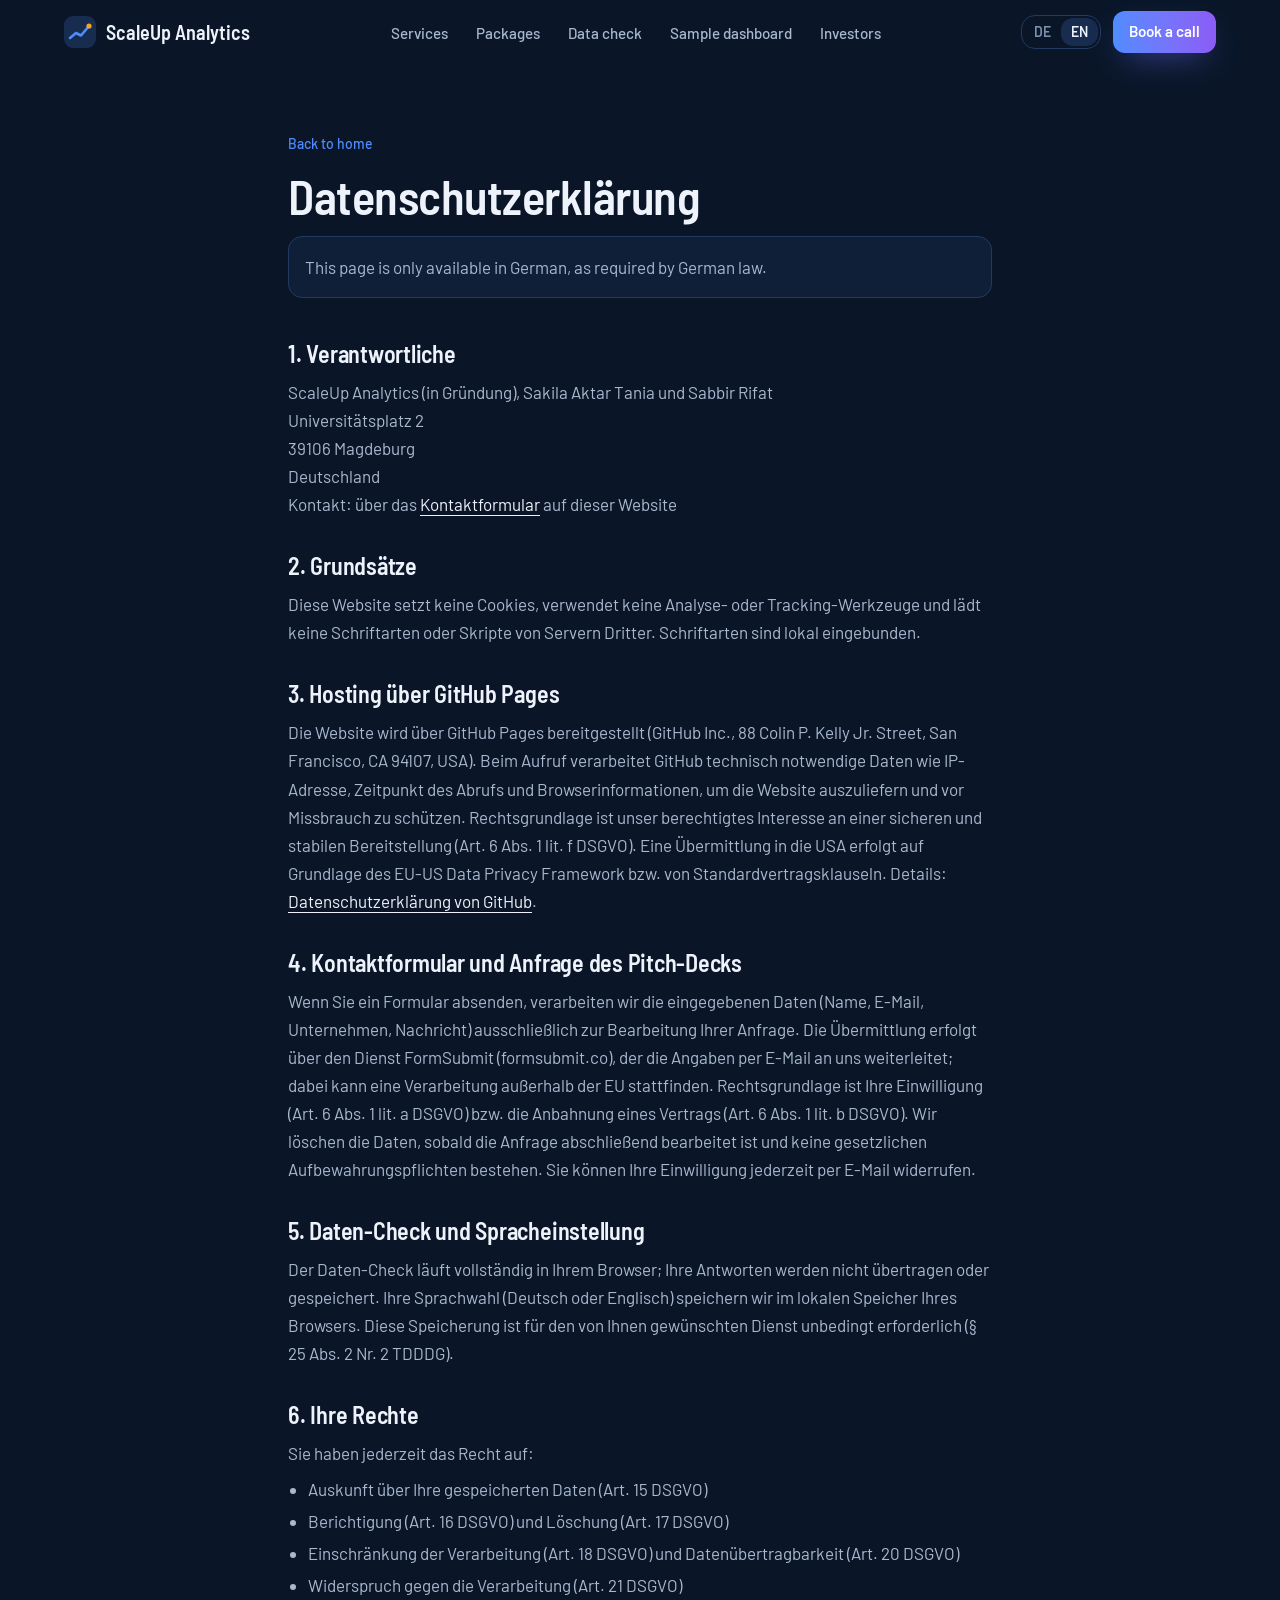
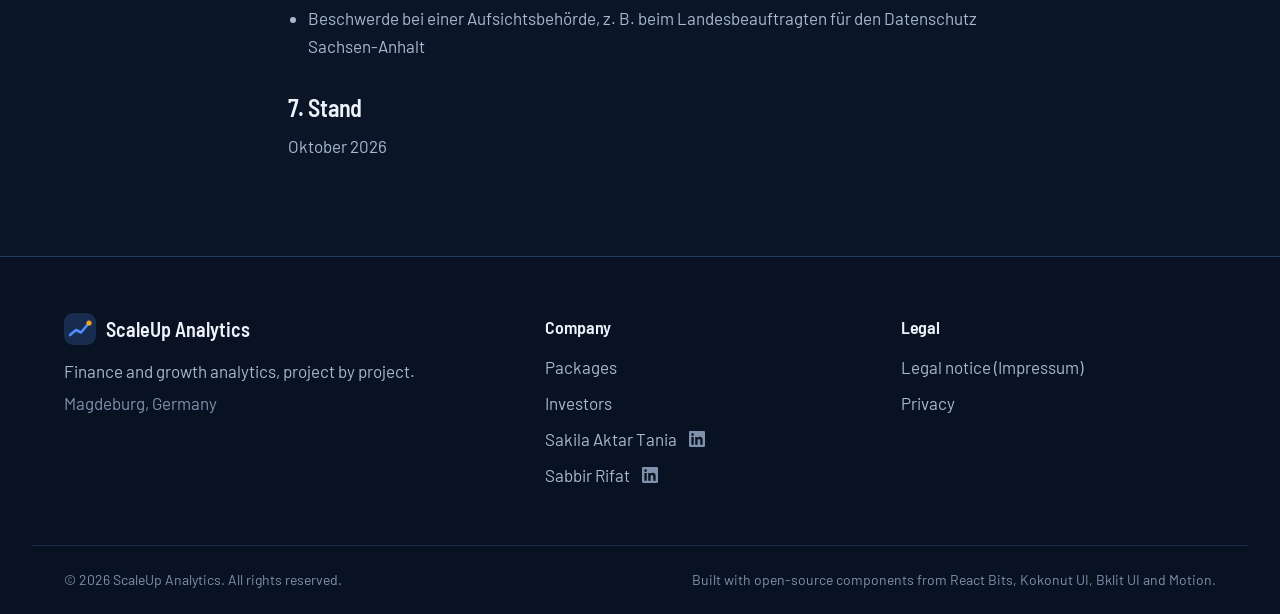
<file: datenschutz/index.html>
<!doctype html>
<html lang="de" class="dark notranslate" translate="no">
  <head>
    <meta charset="UTF-8" />
    <meta name="viewport" content="width=device-width, initial-scale=1.0" />
    <title>Datenschutz | ScaleUp Analytics</title>
    <meta name="description" content="Datenschutzerklärung von ScaleUp Analytics." />
    <meta name="theme-color" content="#0a1628" />
    <meta name="google" content="notranslate" />
    <link rel="icon" type="image/svg+xml" href="/favicon.svg" />
    <meta property="og:type" content="website" />
    <meta property="og:site_name" content="ScaleUp Analytics" />
    <meta property="og:title" content="Datenschutz | ScaleUp Analytics" />
    <meta property="og:description" content="Datenschutzerklärung von ScaleUp Analytics." />
    <meta property="og:image" content="https://scaleup-analytics.github.io/og-image.png" />
    <meta name="twitter:card" content="summary_large_image" />
    <meta name="robots" content="noindex" />
    <script type="module" crossorigin src="/assets/datenschutz-YmEpcCNX.js"></script>
    <link rel="modulepreload" crossorigin href="/assets/layout-bhhlSLLQ.js">
    <link rel="modulepreload" crossorigin href="/assets/legal-CEwrtBJA.js">
    <link rel="stylesheet" crossorigin href="/assets/layout-DfM9QmnL.css">
  </head>
  <body>
    <div id="root"></div>
    <noscript><p style="padding:2rem;font-family:sans-serif">ScaleUp Analytics: Finanz- und Wachstumsanalysen für den Mittelstand. Bitte aktivieren Sie JavaScript.</p></noscript>
  </body>
</html>
</file>
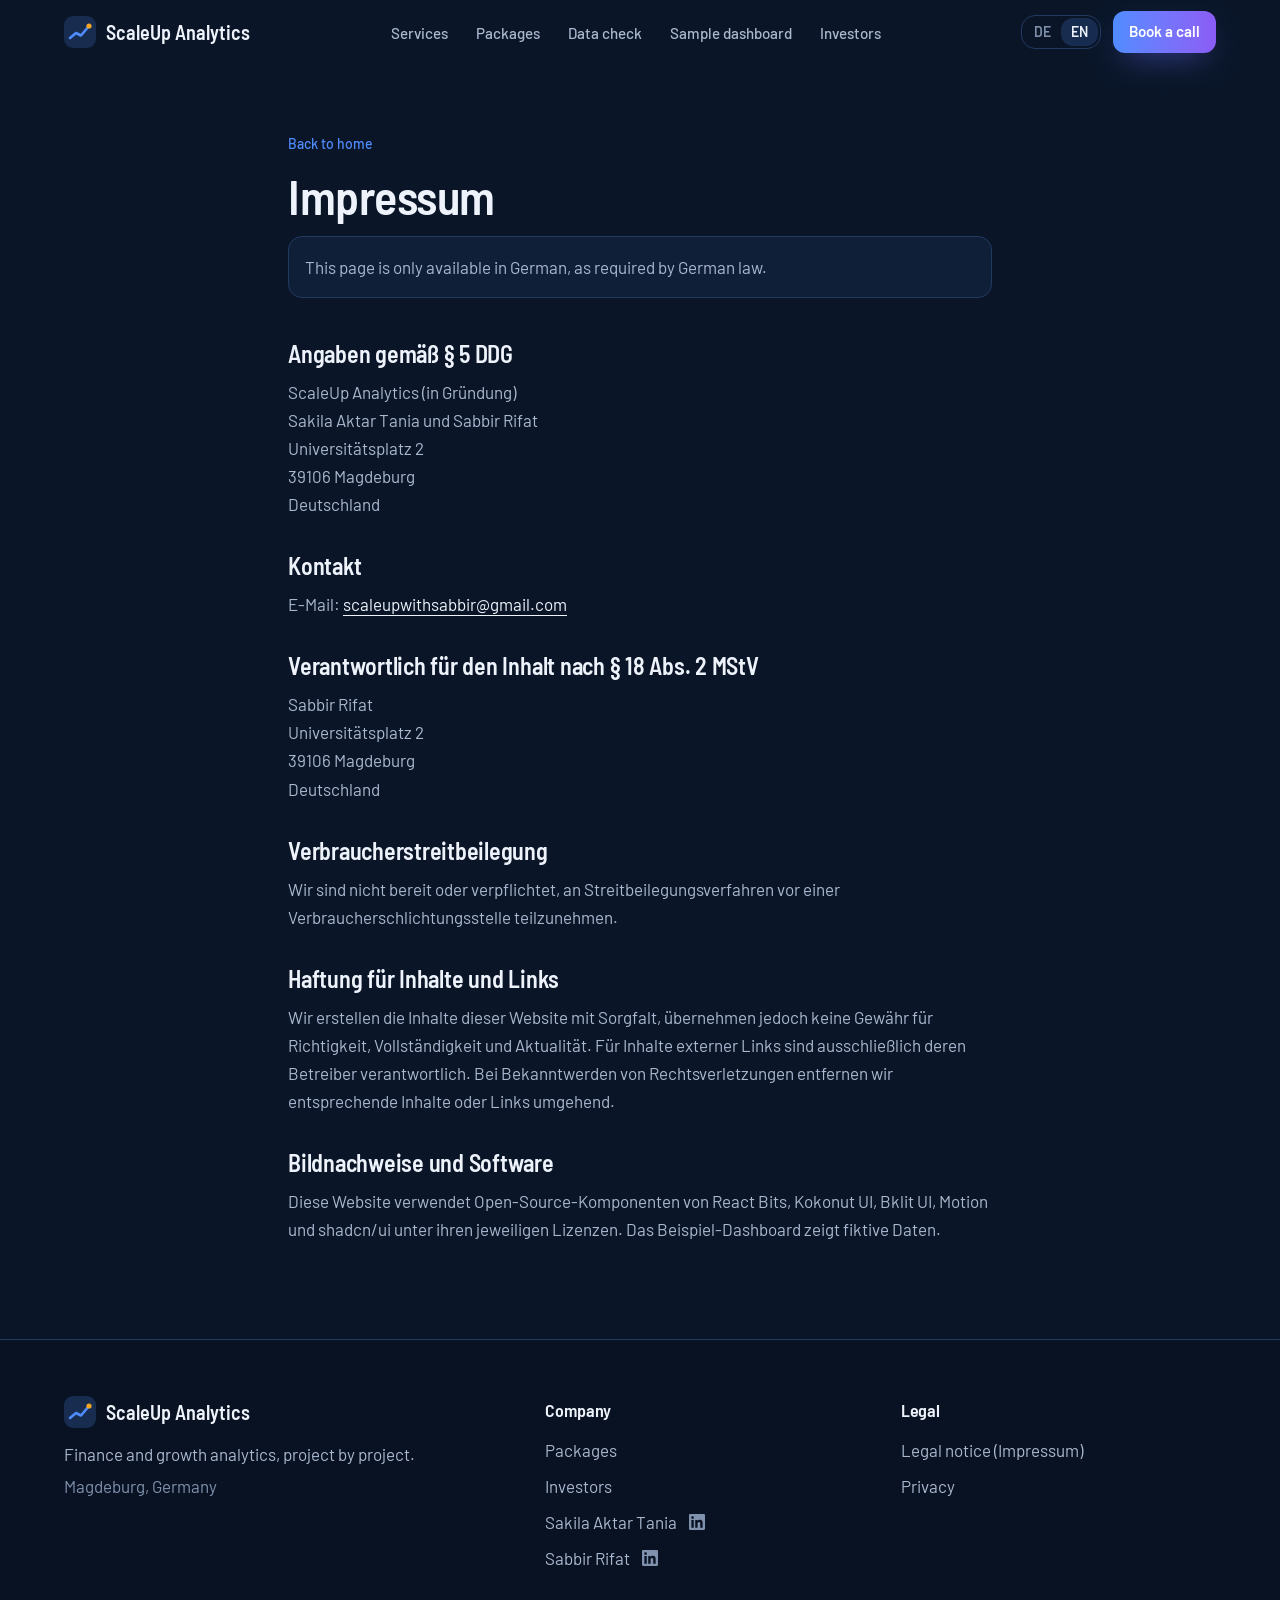
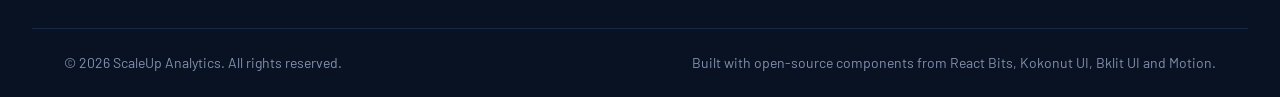
<file: impressum/index.html>
<!doctype html>
<html lang="de" class="dark notranslate" translate="no">
  <head>
    <meta charset="UTF-8" />
    <meta name="viewport" content="width=device-width, initial-scale=1.0" />
    <title>Impressum | ScaleUp Analytics</title>
    <meta name="description" content="Impressum von ScaleUp Analytics, Magdeburg." />
    <meta name="theme-color" content="#0a1628" />
    <meta name="google" content="notranslate" />
    <link rel="icon" type="image/svg+xml" href="/favicon.svg" />
    <meta property="og:type" content="website" />
    <meta property="og:site_name" content="ScaleUp Analytics" />
    <meta property="og:title" content="Impressum | ScaleUp Analytics" />
    <meta property="og:description" content="Impressum von ScaleUp Analytics, Magdeburg." />
    <meta property="og:image" content="https://scaleup-analytics.github.io/og-image.png" />
    <meta name="twitter:card" content="summary_large_image" />
    <meta name="robots" content="noindex" />
    <script type="module" crossorigin src="/assets/impressum-DY5GClor.js"></script>
    <link rel="modulepreload" crossorigin href="/assets/layout-bhhlSLLQ.js">
    <link rel="modulepreload" crossorigin href="/assets/legal-CEwrtBJA.js">
    <link rel="stylesheet" crossorigin href="/assets/layout-DfM9QmnL.css">
  </head>
  <body>
    <div id="root"></div>
    <noscript><p style="padding:2rem;font-family:sans-serif">ScaleUp Analytics: Finanz- und Wachstumsanalysen für den Mittelstand. Bitte aktivieren Sie JavaScript.</p></noscript>
  </body>
</html>
</file>
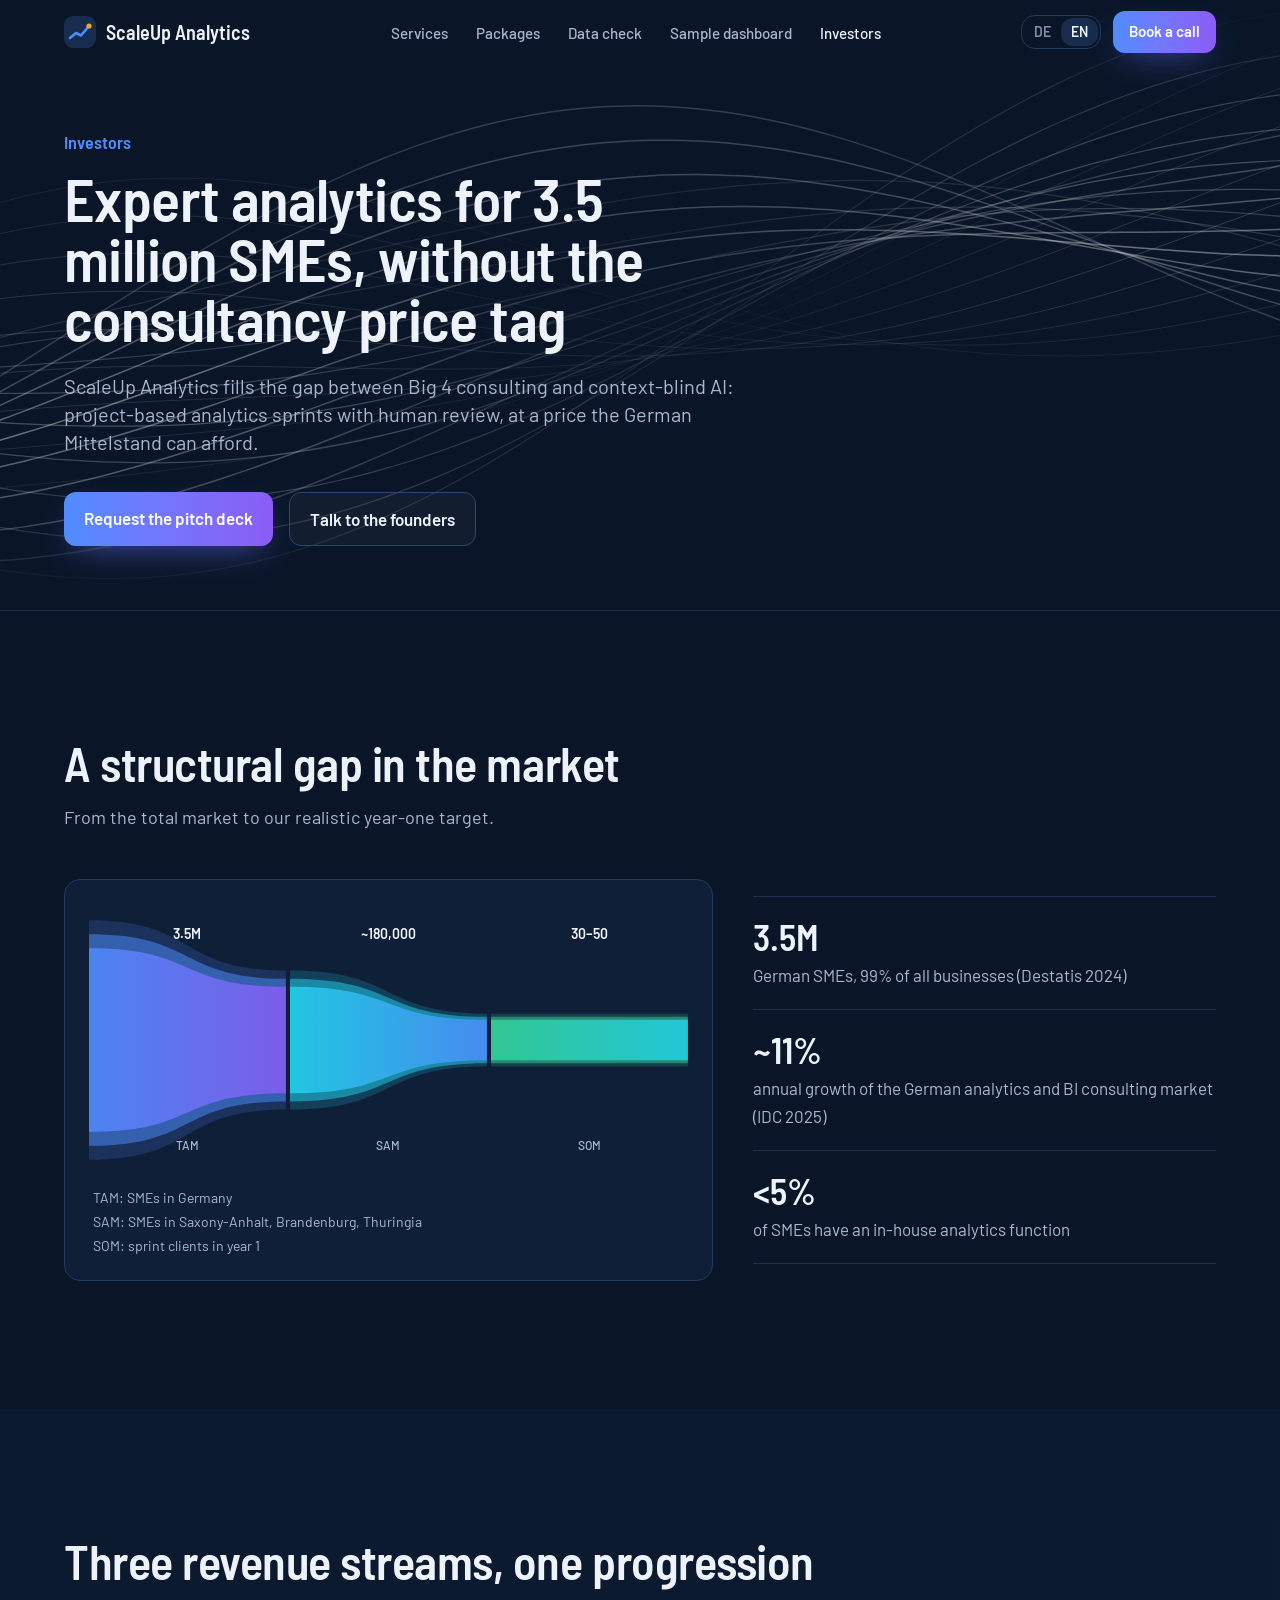
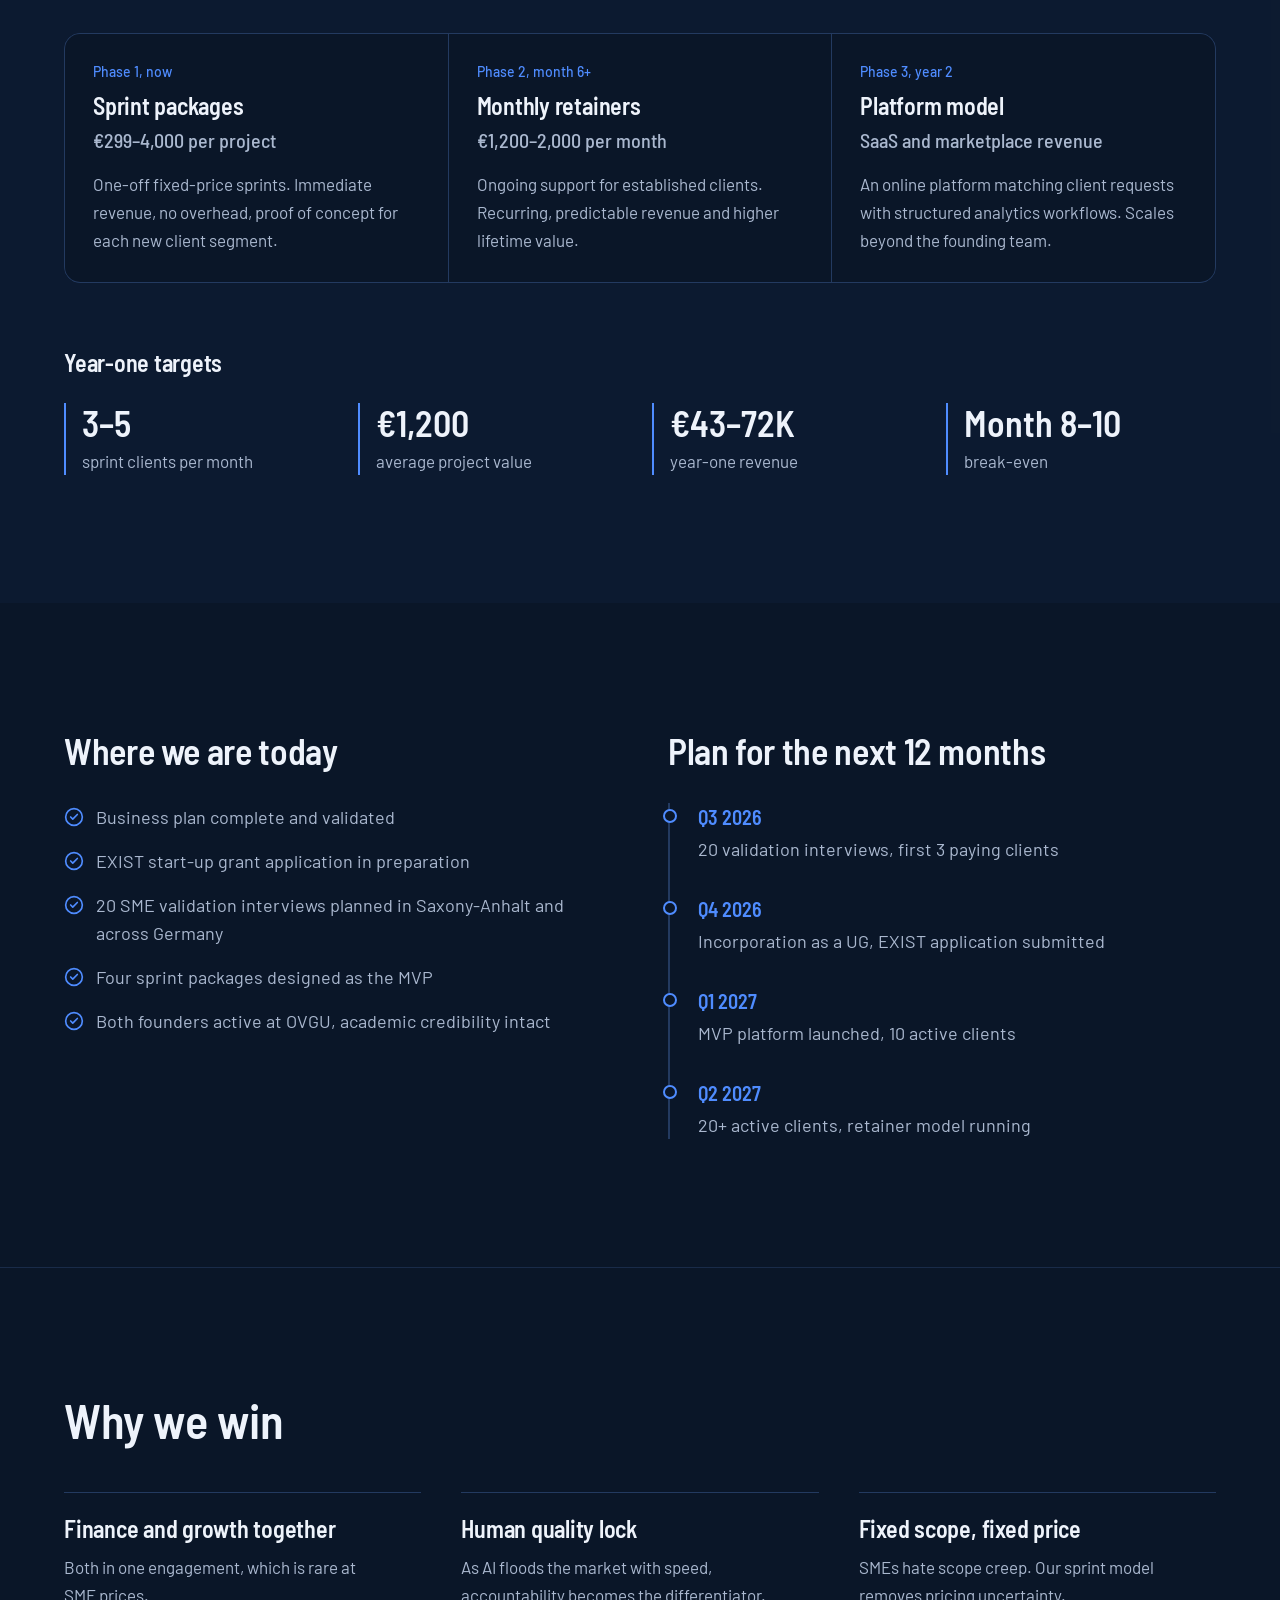
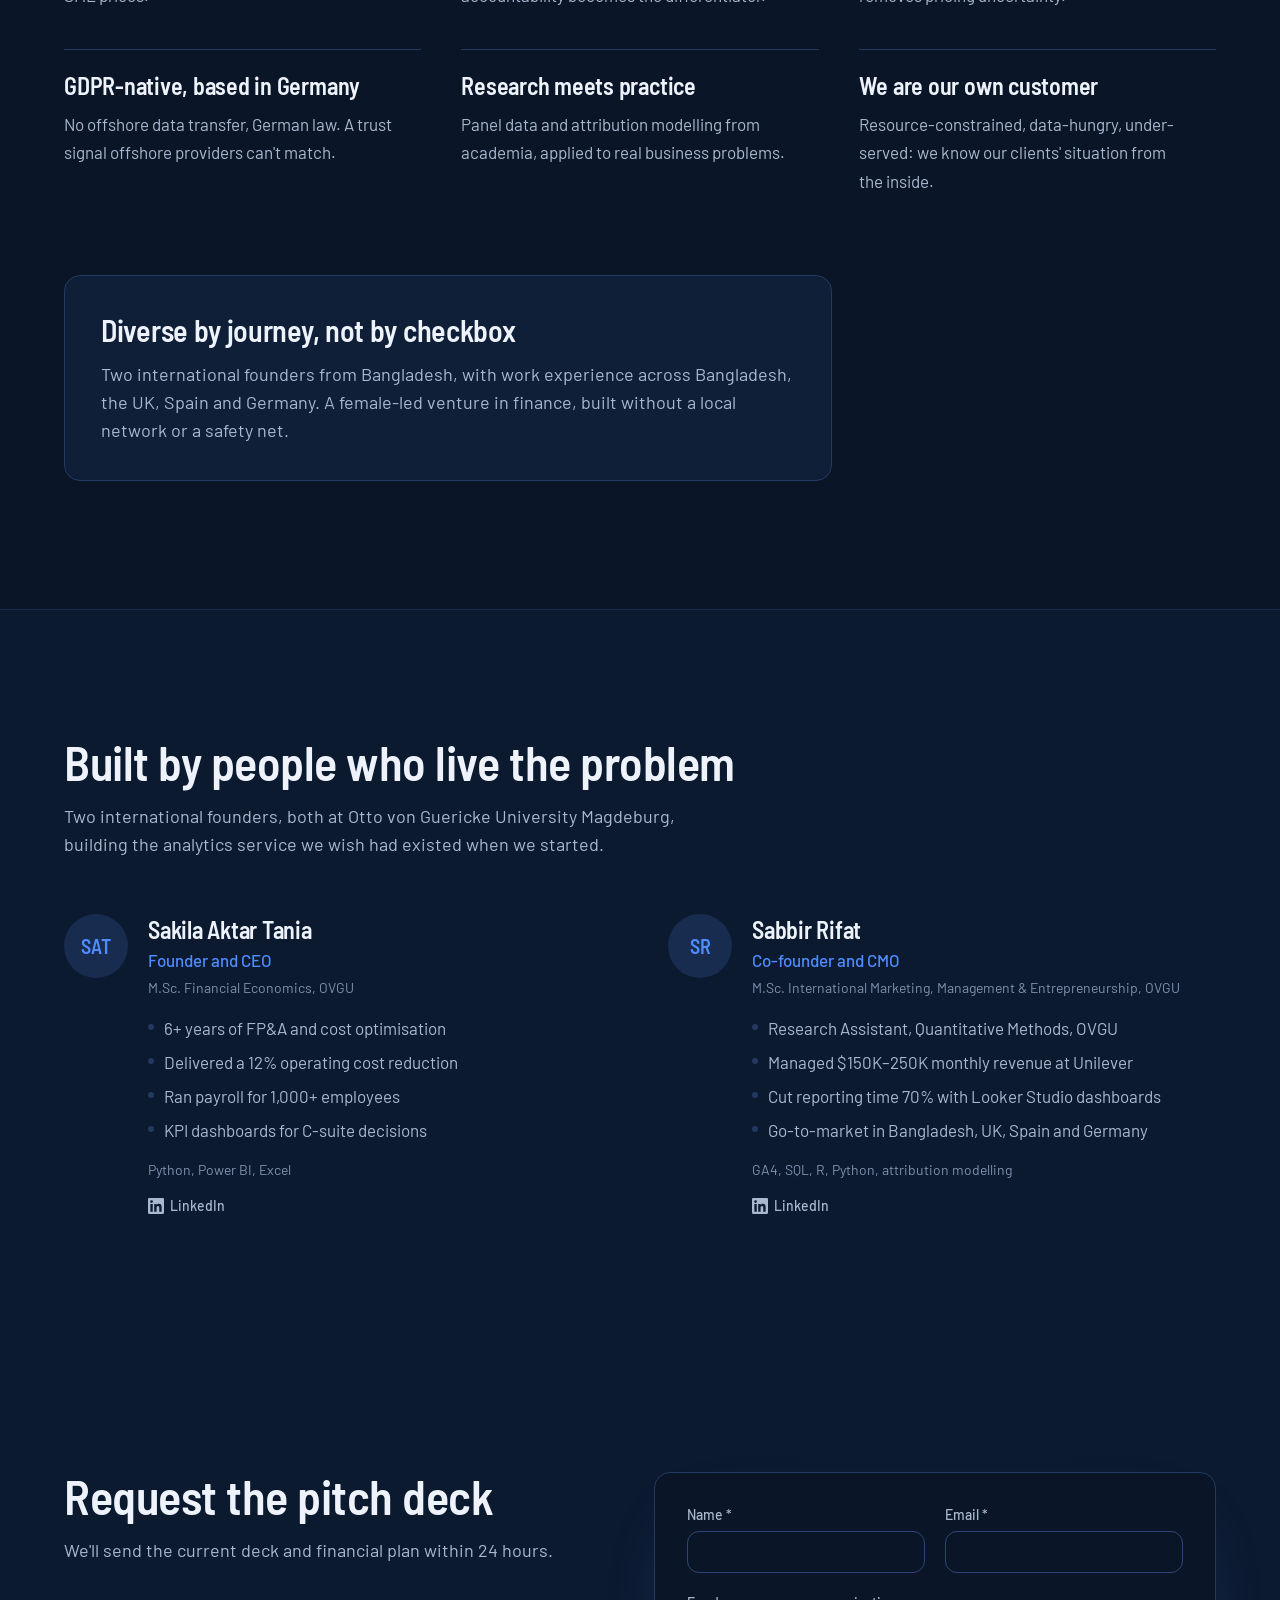
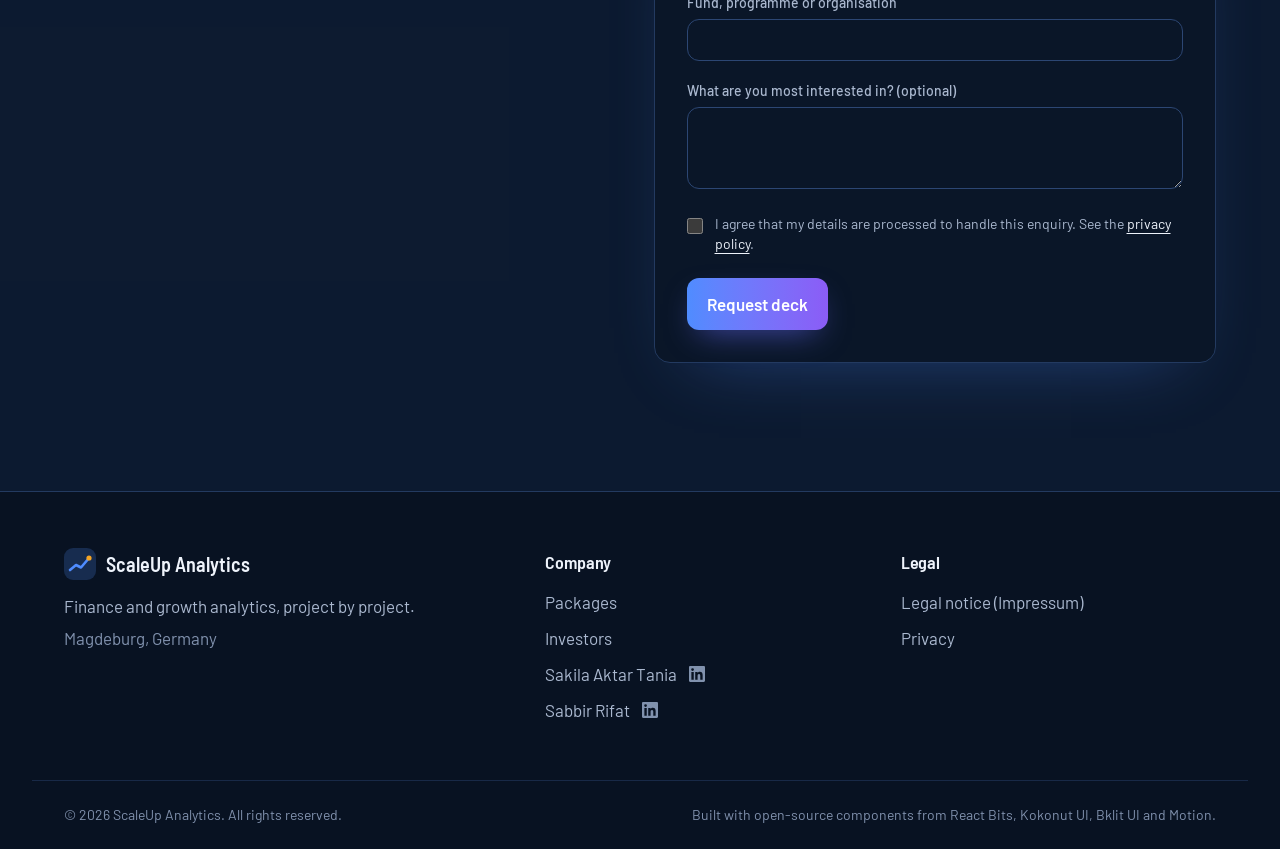
<file: investors/index.html>
<!doctype html>
<html lang="de" class="dark notranslate" translate="no">
  <head>
    <meta charset="UTF-8" />
    <meta name="viewport" content="width=device-width, initial-scale=1.0" />
    <title>Investoren | ScaleUp Analytics</title>
    <meta name="description" content="Expertenanalysen für 3,5 Millionen KMU, ohne Beratungspreise. Markt, Geschäftsmodell und Roadmap von ScaleUp Analytics." />
    <meta name="theme-color" content="#0a1628" />
    <meta name="google" content="notranslate" />
    <link rel="icon" type="image/svg+xml" href="/favicon.svg" />
    <meta property="og:type" content="website" />
    <meta property="og:site_name" content="ScaleUp Analytics" />
    <meta property="og:title" content="Investoren | ScaleUp Analytics" />
    <meta property="og:description" content="Expertenanalysen für 3,5 Millionen KMU, ohne Beratungspreise. Markt, Geschäftsmodell und Roadmap von ScaleUp Analytics." />
    <meta property="og:image" content="https://scaleup-analytics.github.io/og-image.png" />
    <meta name="twitter:card" content="summary_large_image" />
    
    <script type="module" crossorigin src="/assets/investors-czNuMBUw.js"></script>
    <link rel="modulepreload" crossorigin href="/assets/layout-bhhlSLLQ.js">
    <link rel="modulepreload" crossorigin href="/assets/charts-DL894ofT.js">
    <link rel="stylesheet" crossorigin href="/assets/layout-DfM9QmnL.css">
  </head>
  <body>
    <div id="root"></div>
    <noscript><p style="padding:2rem;font-family:sans-serif">ScaleUp Analytics: Finanz- und Wachstumsanalysen für den Mittelstand. Bitte aktivieren Sie JavaScript.</p></noscript>
  </body>
</html>
</file>
